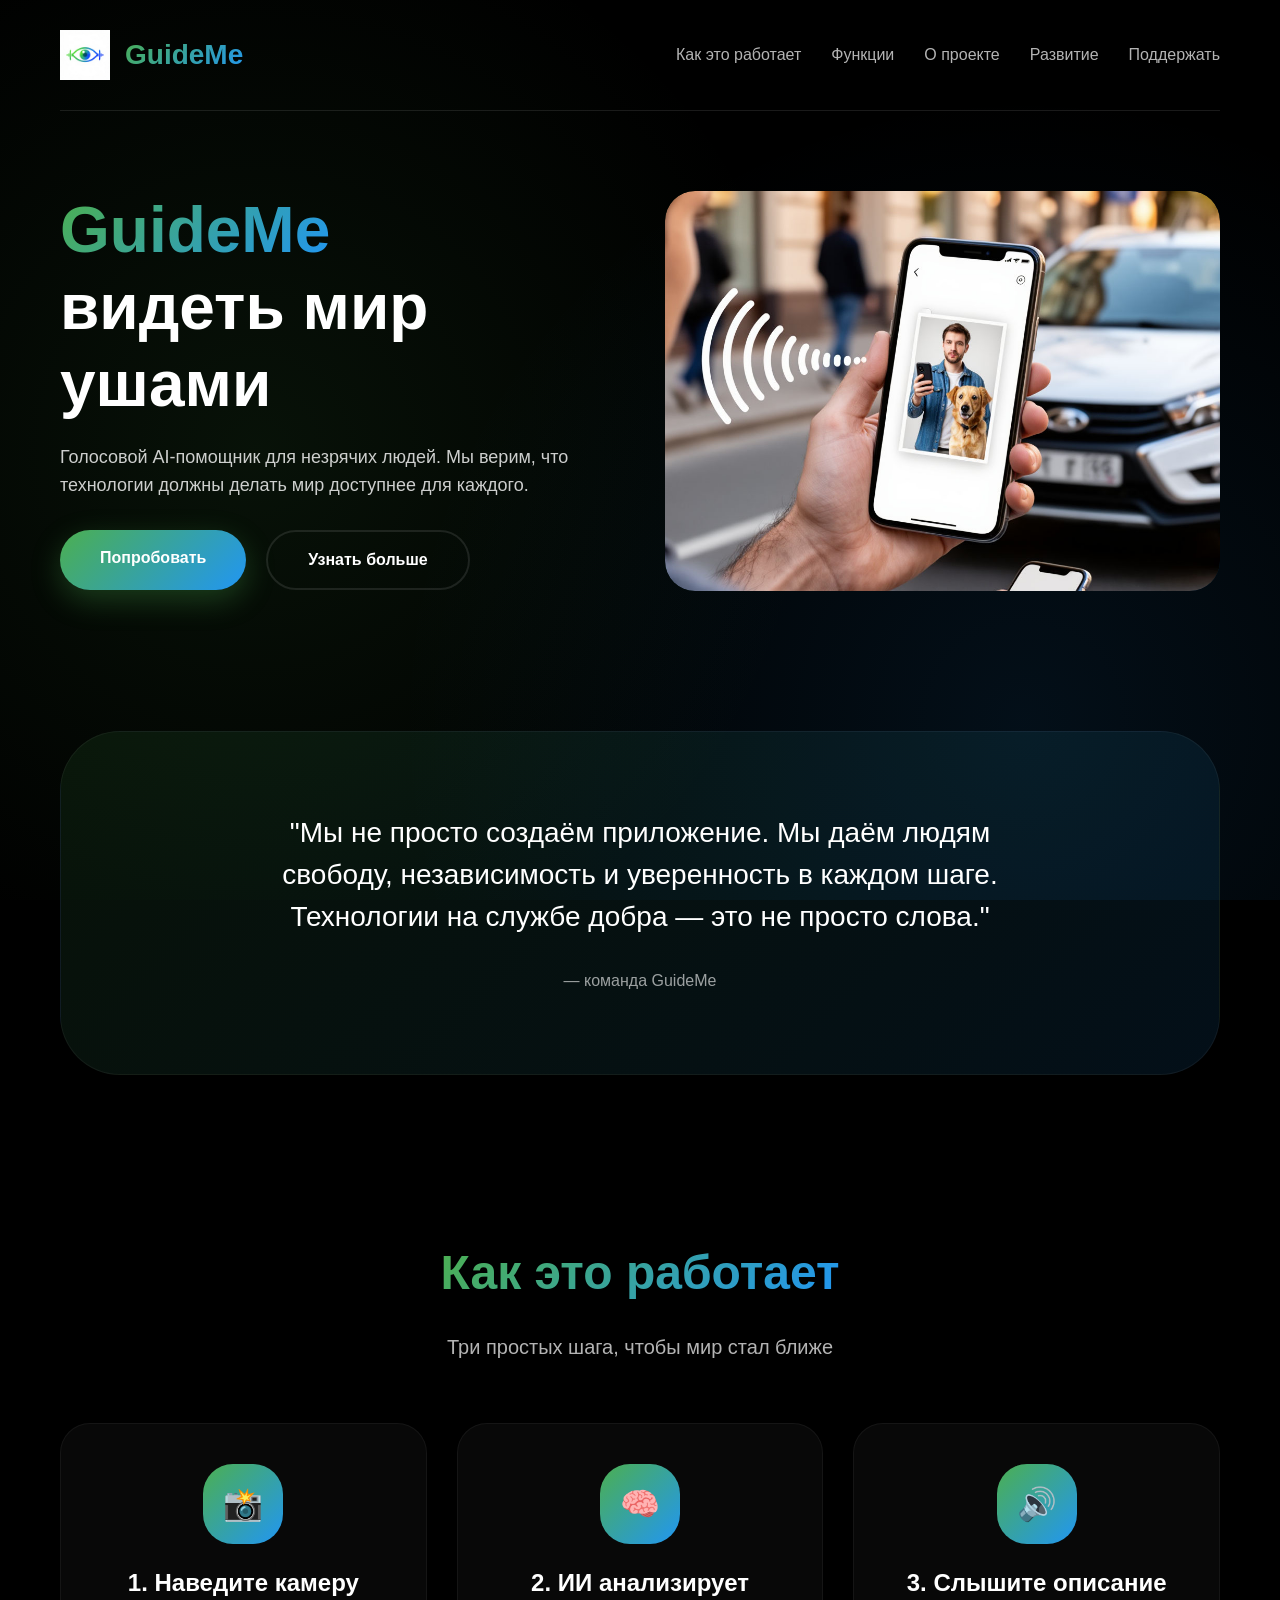
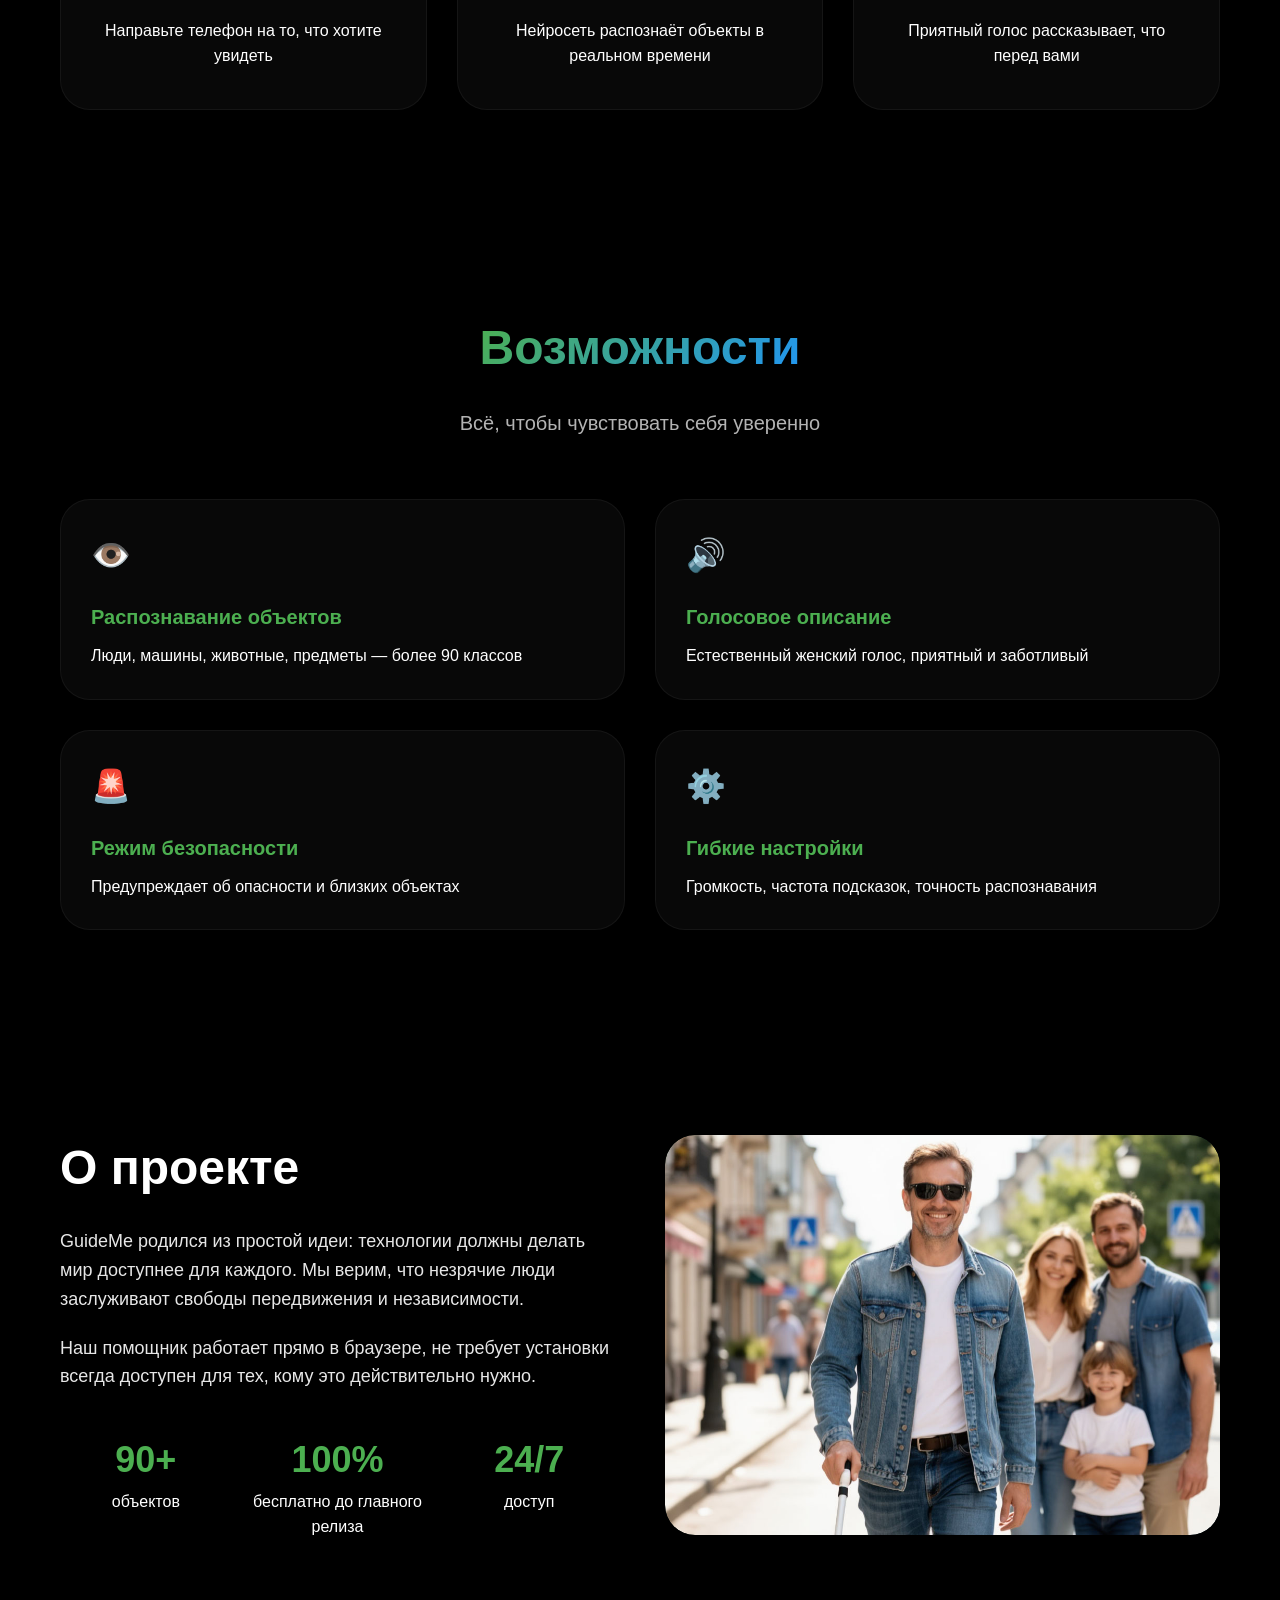
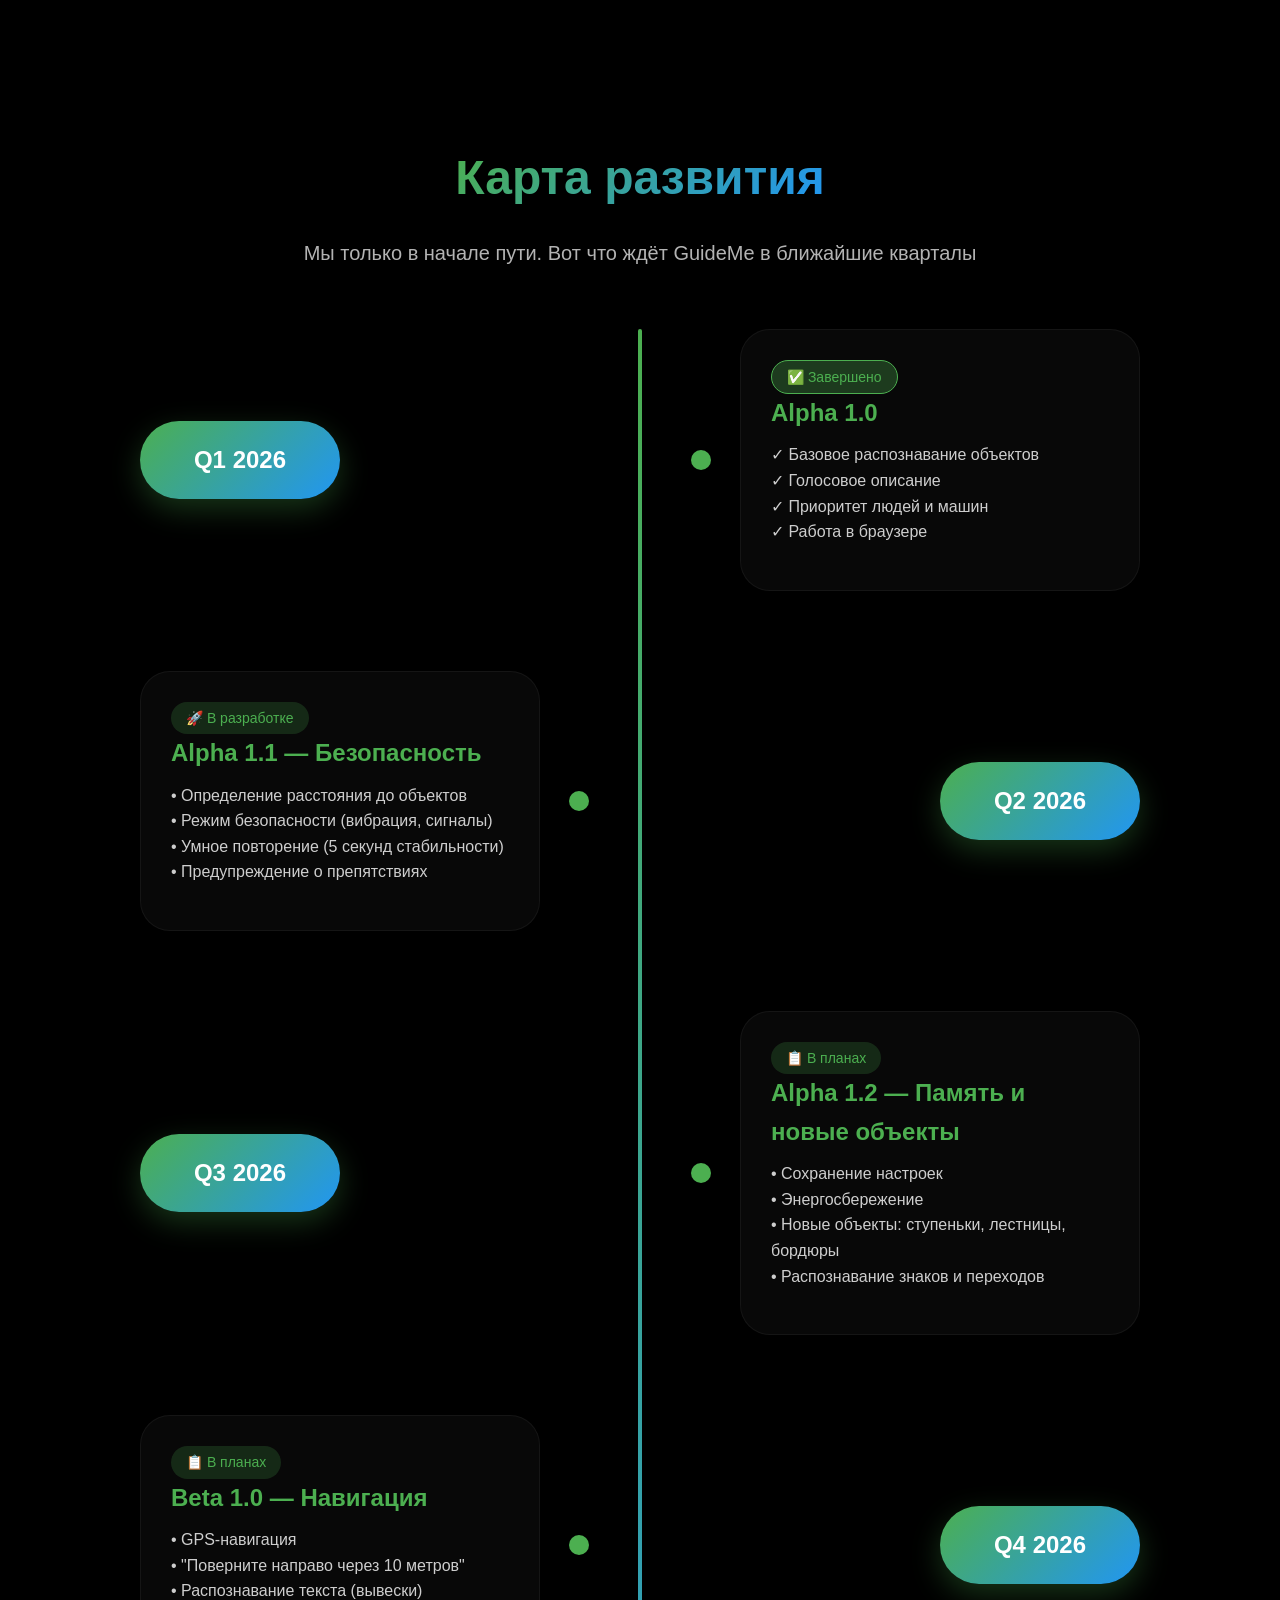
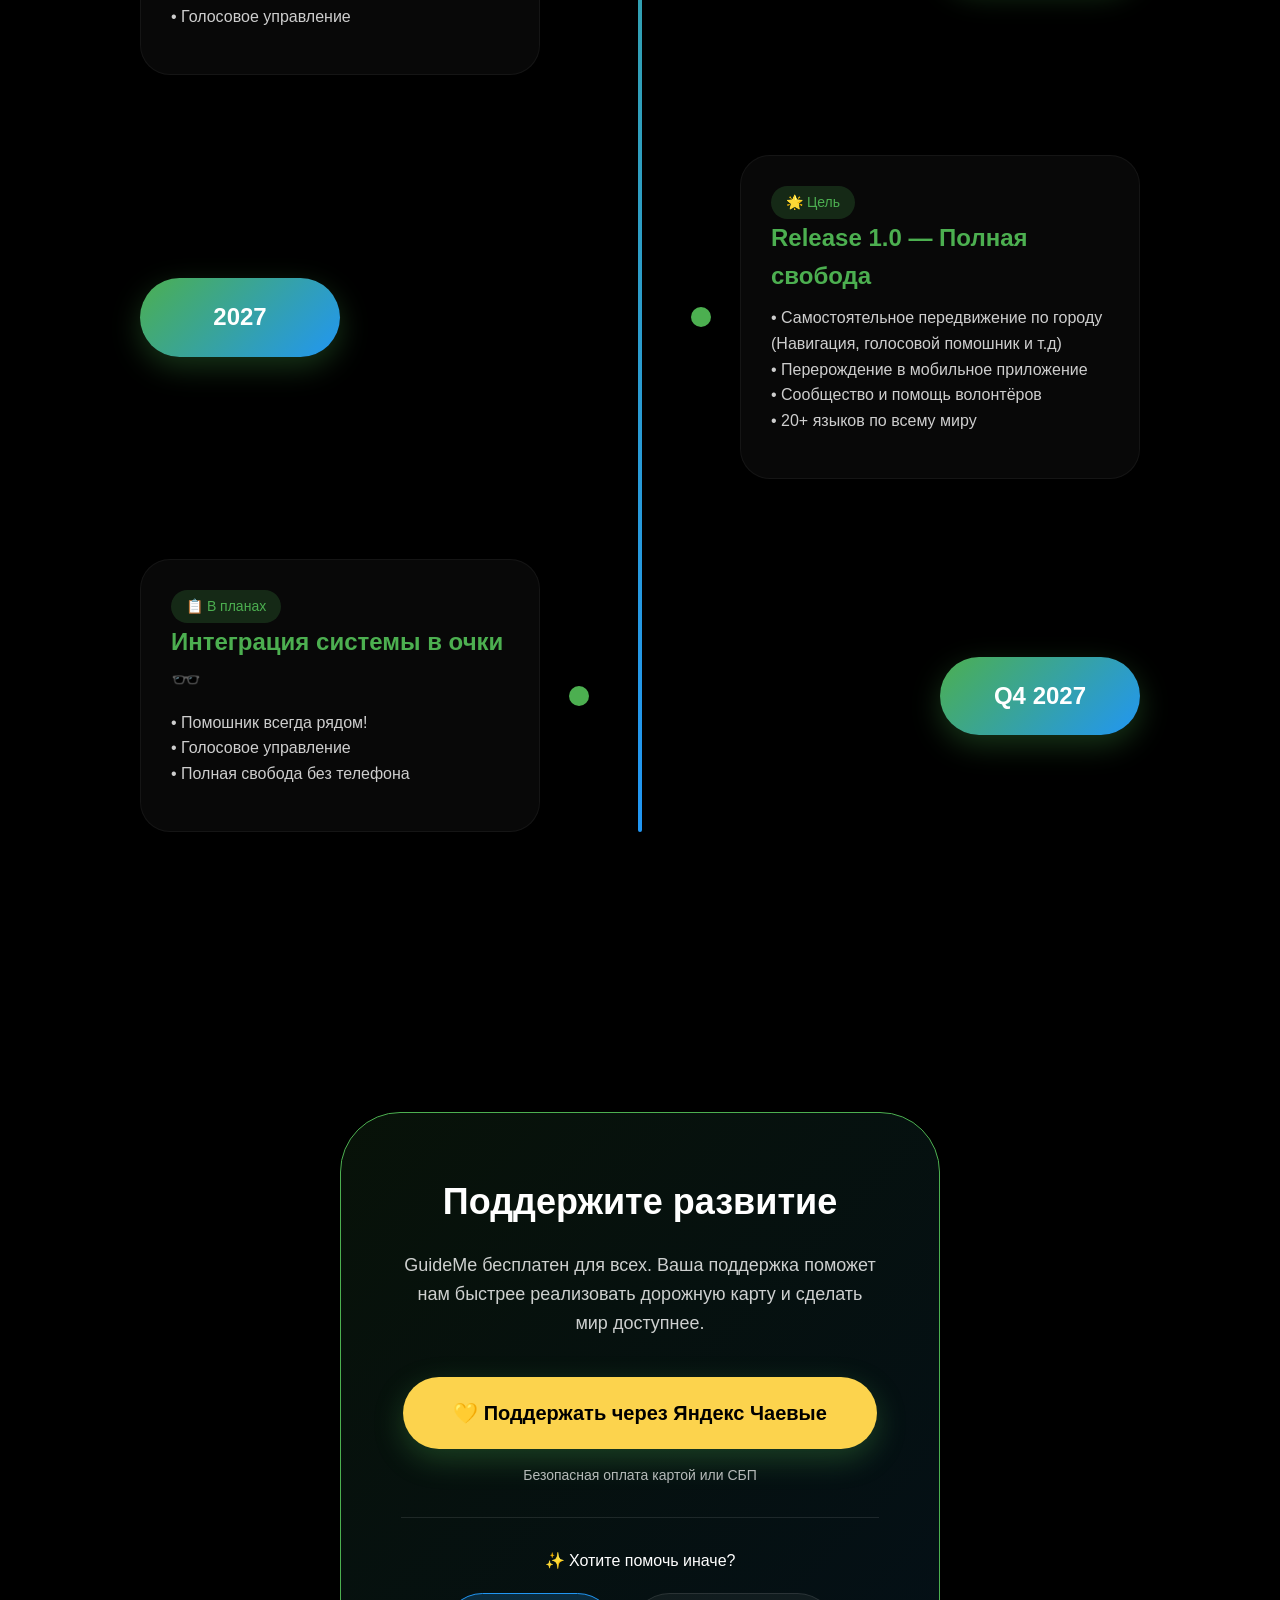
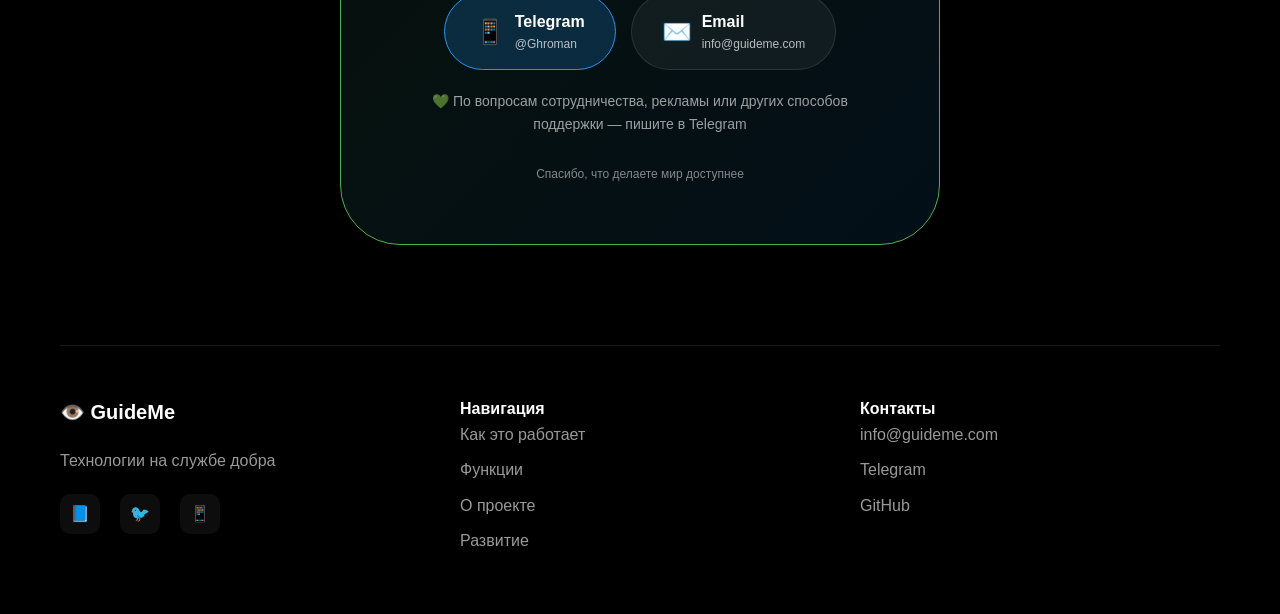
<file: lending.html>
<!DOCTYPE html>
<html lang="ru">
<head>
    <meta charset="UTF-8">
    <meta name="viewport" content="width=device-width, initial-scale=1.0">
    <title>GuideMe — видеть мир ушами</title>
    <style>
        * {
            margin: 0;
            padding: 0;
            box-sizing: border-box;
        }

        body {
            font-family: -apple-system, BlinkMacSystemFont, 'Segoe UI', Roboto, sans-serif;
            background: #000;
            color: #fff;
            line-height: 1.6;
            overflow-x: hidden;
        }

        body::before {
            content: '';
            position: fixed;
            top: 0;
            left: 0;
            width: 100%;
            height: 100%;
            background: radial-gradient(circle at 20% 50%, rgba(76, 175, 80, 0.1) 0%, transparent 50%),
                        radial-gradient(circle at 80% 80%, rgba(33, 150, 243, 0.1) 0%, transparent 50%);
            z-index: -1;
        }

        .container {
            max-width: 1200px;
            margin: 0 auto;
            padding: 0 20px;
        }

        .header {
            padding: 30px 0;
            display: flex;
            justify-content: space-between;
            align-items: center;
            flex-wrap: wrap;
            gap: 20px;
            border-bottom: 1px solid rgba(255, 255, 255, 0.1);
        }

        .logo {
            display: flex;
            align-items: center;
            gap: 15px;
        }

        .logo-icon {
            width: 50px;
            height: 50px;
            background: linear-gradient(135deg, #4CAF50, #2196F3);
            border-radius: 15px;
            display: flex;
            align-items: center;
            justify-content: center;
            font-size: 24px;
        }

        .logo-text {
            font-size: 28px;
            font-weight: bold;
            background: linear-gradient(135deg, #4CAF50, #2196F3);
            -webkit-background-clip: text;
            -webkit-text-fill-color: transparent;
        }

        .nav {
            display: flex;
            gap: 30px;
        }

        .nav a {
            color: #fff;
            text-decoration: none;
            opacity: 0.7;
            transition: 0.3s;
        }

        .nav a:hover {
            opacity: 1;
        }

        .hero {
            padding: 80px 0;
            display: grid;
            grid-template-columns: 1fr 1fr;
            gap: 50px;
            align-items: center;
        }

        .hero-title {
            font-size: 64px;
            line-height: 1.2;
            margin-bottom: 20px;
        }

        .gradient-text {
            background: linear-gradient(135deg, #4CAF50, #2196F3);
            -webkit-background-clip: text;
            -webkit-text-fill-color: transparent;
        }

        .hero-description {
            font-size: 18px;
            opacity: 0.8;
            margin-bottom: 30px;
        }

        .hero-buttons {
            display: flex;
            gap: 20px;
            flex-wrap: wrap;
        }

        .btn {
            padding: 15px 40px;
            border-radius: 50px;
            text-decoration: none;
            font-weight: 600;
            transition: 0.3s;
            display: inline-block;
        }

        .btn-primary {
            background: linear-gradient(135deg, #4CAF50, #2196F3);
            color: #fff;
            box-shadow: 0 10px 30px rgba(76, 175, 80, 0.3);
        }

        .btn-primary:hover {
            transform: translateY(-3px);
            box-shadow: 0 20px 40px rgba(76, 175, 80, 0.4);
        }

        .btn-outline {
            border: 2px solid rgba(255, 255, 255, 0.1);
            color: #fff;
        }

        .btn-outline:hover {
            border-color: #4CAF50;
        }

        /* Стили для изображений */
        .hero-image {
            width: 100%;
            height: 400px;
            background: linear-gradient(135deg, rgba(76, 175, 80, 0.1), rgba(33, 150, 243, 0.1));
            border-radius: 30px;
            display: flex;
            align-items: center;
            justify-content: center;
            position: relative;
            overflow: hidden;
        }

        .hero-image img {
            width: 100%;
            height: 100%;
            object-fit: cover;
            border-radius: 30px;
        }

        .about-image {
            width: 100%;
            height: 400px;
            background: linear-gradient(135deg, rgba(76, 175, 80, 0.1), rgba(33, 150, 243, 0.1));
            border-radius: 30px;
            display: flex;
            align-items: center;
            justify-content: center;
            overflow: hidden;
        }

        .about-image img {
            width: 100%;
            height: 100%;
            object-fit: cover;
            border-radius: 30px;
        }

        .placeholder-text {
            text-align: center;
            padding: 20px;
            color: rgba(255, 255, 255, 0.5);
            font-size: 18px;
        }

        .how-it-works {
            padding: 100px 0;
        }

        .section-title {
            font-size: 48px;
            text-align: center;
            margin-bottom: 20px;
        }

        .section-subtitle {
            text-align: center;
            font-size: 20px;
            opacity: 0.7;
            max-width: 700px;
            margin: 0 auto 60px;
        }

        .steps {
            display: grid;
            grid-template-columns: repeat(3, 1fr);
            gap: 30px;
        }

        .step {
            text-align: center;
            padding: 40px 30px;
            background: rgba(255, 255, 255, 0.03);
            border-radius: 30px;
            border: 1px solid rgba(255, 255, 255, 0.05);
            transition: 0.3s;
        }

        .step:hover {
            transform: translateY(-10px);
            background: rgba(255, 255, 255, 0.05);
            border-color: #4CAF50;
        }

        .step-icon {
            width: 80px;
            height: 80px;
            background: linear-gradient(135deg, #4CAF50, #2196F3);
            border-radius: 30px;
            display: flex;
            align-items: center;
            justify-content: center;
            font-size: 32px;
            margin: 0 auto 20px;
        }

        .step-title {
            font-size: 24px;
            margin-bottom: 15px;
        }

        .mission {
            padding: 80px;
            background: linear-gradient(135deg, rgba(76, 175, 80, 0.1), rgba(33, 150, 243, 0.1));
            border-radius: 60px;
            margin: 60px 0;
            text-align: center;
            border: 1px solid rgba(255, 255, 255, 0.05);
        }

        .mission-text {
            font-size: 28px;
            font-weight: 300;
            max-width: 800px;
            margin: 0 auto;
            line-height: 1.5;
        }

        .mission-author {
            margin-top: 30px;
            opacity: 0.6;
        }

        .features {
            padding: 100px 0;
        }

        .features-grid {
            display: grid;
            grid-template-columns: repeat(2, 1fr);
            gap: 30px;
        }

        .feature {
            padding: 30px;
            background: rgba(255, 255, 255, 0.03);
            border-radius: 30px;
            border: 1px solid rgba(255, 255, 255, 0.05);
            transition: 0.3s;
        }

        .feature:hover {
            border-color: #2196F3;
        }

        .feature-icon {
            font-size: 32px;
            margin-bottom: 20px;
        }

        .feature-title {
            font-size: 20px;
            margin-bottom: 10px;
            color: #4CAF50;
        }

        .about {
            padding: 100px 0;
        }

        .about-content {
            display: grid;
            grid-template-columns: 1fr 1fr;
            gap: 50px;
            align-items: center;
        }

        .about-text {
            font-size: 18px;
            opacity: 0.9;
        }

        .stats {
            display: grid;
            grid-template-columns: repeat(3, 1fr);
            gap: 20px;
            margin-top: 40px;
        }

        .stat {
            text-align: center;
        }

        .stat-number {
            font-size: 36px;
            font-weight: bold;
            color: #4CAF50;
        }

        /* Дорожная карта */
        .roadmap {
            padding: 100px 0;
        }

        .timeline {
            position: relative;
            max-width: 1000px;
            margin: 60px auto 0;
        }

        .timeline::before {
            content: '';
            position: absolute;
            left: 50%;
            transform: translateX(-50%);
            width: 4px;
            height: 100%;
            background: linear-gradient(180deg, #4CAF50, #2196F3);
            border-radius: 2px;
        }

        .timeline-item {
            display: flex;
            justify-content: space-between;
            align-items: center;
            margin-bottom: 80px;
            position: relative;
        }

        .timeline-item:nth-child(even) {
            flex-direction: row-reverse;
        }

        .timeline-date {
            width: 200px;
            padding: 20px;
            background: linear-gradient(135deg, #4CAF50, #2196F3);
            border-radius: 50px;
            text-align: center;
            font-size: 24px;
            font-weight: bold;
            box-shadow: 0 10px 30px rgba(76, 175, 80, 0.3);
        }

        .timeline-content {
            width: 400px;
            padding: 30px;
            background: rgba(255, 255, 255, 0.03);
            border-radius: 30px;
            border: 1px solid rgba(255, 255, 255, 0.05);
            position: relative;
        }

        .timeline-content::before {
            content: '';
            position: absolute;
            width: 20px;
            height: 20px;
            background: #4CAF50;
            border-radius: 50%;
            top: 50%;
            transform: translateY(-50%);
        }

        .timeline-item:nth-child(odd) .timeline-content::before {
            left: -50px;
        }

        .timeline-item:nth-child(even) .timeline-content::before {
            right: -50px;
        }

        .timeline-content h3 {
            font-size: 24px;
            margin-bottom: 10px;
            color: #4CAF50;
        }

        .timeline-content p {
            opacity: 0.8;
            margin-bottom: 15px;
        }

        .timeline-badge {
            display: inline-block;
            padding: 5px 15px;
            background: rgba(76, 175, 80, 0.2);
            border-radius: 50px;
            font-size: 14px;
            color: #4CAF50;
        }

        .timeline-badge.completed {
            background: rgba(76, 175, 80, 0.3);
            color: #4CAF50;
            border: 1px solid #4CAF50;
        }

        .donate {
            padding: 100px 0;
            text-align: center;
        }

        .donate-card {
            max-width: 600px;
            margin: 0 auto;
            padding: 60px;
            background: linear-gradient(135deg, rgba(76, 175, 80, 0.1), rgba(33, 150, 243, 0.1));
            border-radius: 60px;
            border: 1px solid #4CAF50;
        }

        .donate-title {
            font-size: 36px;
            margin-bottom: 20px;
        }

        .donate-description {
            font-size: 18px;
            opacity: 0.8;
            margin-bottom: 40px;
        }

        .donate-amounts {
            display: grid;
            grid-template-columns: repeat(3, 1fr);
            gap: 20px;
            margin-bottom: 30px;
        }

        .amount {
            padding: 15px;
            background: rgba(255, 255, 255, 0.05);
            border-radius: 30px;
            border: 1px solid rgba(255, 255, 255, 0.1);
            cursor: pointer;
            transition: 0.3s;
            font-size: 20px;
            font-weight: bold;
        }

        .amount:hover {
            border-color: #4CAF50;
            transform: scale(1.05);
        }

        .btn-donate {
            background: #4CAF50;
            color: #fff;
            padding: 20px 60px;
            font-size: 20px;
            border: none;
            border-radius: 50px;
            cursor: pointer;
            transition: 0.3s;
            box-shadow: 0 10px 30px rgba(76, 175, 80, 0.3);
        }

        .btn-donate:hover {
            background: #45a049;
            transform: translateY(-3px);
            box-shadow: 0 20px 40px rgba(76, 175, 80, 0.4);
        }

        .footer {
            padding: 50px 0;
            border-top: 1px solid rgba(255, 255, 255, 0.1);
            display: grid;
            grid-template-columns: repeat(3, 1fr);
            gap: 40px;
        }

        .footer-logo {
            font-size: 20px;
            font-weight: bold;
            margin-bottom: 20px;
        }

        .footer-links {
            list-style: none;
        }

        .footer-links li {
            margin-bottom: 10px;
        }

        .footer-links a {
            color: #fff;
            text-decoration: none;
            opacity: 0.6;
            transition: 0.3s;
        }

        .footer-links a:hover {
            opacity: 1;
        }

        .social-links {
            display: flex;
            gap: 20px;
            margin-top: 20px;
        }

        .social-link {
            width: 40px;
            height: 40px;
            background: rgba(255, 255, 255, 0.05);
            border-radius: 10px;
            display: flex;
            align-items: center;
            justify-content: center;
            text-decoration: none;
            color: #fff;
            transition: 0.3s;
        }

        .social-link:hover {
            background: #4CAF50;
        }

        @media (max-width: 768px) {
            .hero {
                grid-template-columns: 1fr;
            }
            
            .hero-title {
                font-size: 48px;
            }
            
            .steps, .features-grid {
                grid-template-columns: 1fr;
            }
            
            .about-content {
                grid-template-columns: 1fr;
            }
            
            .footer {
                grid-template-columns: 1fr;
            }
            
            .mission-text {
                font-size: 22px;
            }

            .timeline::before {
                left: 30px;
            }

            .timeline-item {
                flex-direction: column !important;
                align-items: flex-start;
                margin-left: 60px;
            }

            .timeline-date {
                width: 150px;
                font-size: 18px;
                margin-bottom: 20px;
            }

            .timeline-content {
                width: 100%;
            }

            .timeline-content::before {
                left: -40px !important;
                right: auto !important;
            }
        }
    </style>
</head>
<body>
    <div class="container">
        <header class="header">
<div class="logo">
    <!-- ===== ВСТАВЬТЕ ЛОГОТИП СЮДА ===== -->
    <img src="images/logo.png" alt="GuideMe Logo" style="height: 50px; width: auto;" onerror="this.style.display='none'; this.nextElementSibling.style.display='flex';">
    <div class="logo-icon" style="display: none;">👁️🔊</div>
    <span class="logo-text">GuideMe</span>
</div>
            <nav class="nav">
                <a href="#how-it-works">Как это работает</a>
                <a href="#features">Функции</a>
                <a href="#about">О проекте</a>
                <a href="#roadmap">Развитие</a>
                <a href="#donate">Поддержать</a>
            </nav>
        </header>

        <section class="hero">
            <div>
                <h1 class="hero-title">
                    <span class="gradient-text">GuideMe</span><br>
                    видеть мир<br>ушами
                </h1>
                <p class="hero-description">
                    Голосовой AI-помощник для незрячих людей. 
                    Мы верим, что технологии должны делать мир доступнее для каждого.
                </p>
                <div class="hero-buttons">
                    <a href="https://eqvezen.github.io/GuideMe/" class="btn btn-primary">Попробовать</a>
                    <a href="#about" class="btn btn-outline">Узнать больше</a>
                </div>
            </div>
            <div class="hero-image">
                <!-- ===== МЕСТО ДЛЯ ФОТО 1: Телефон с камерой и рамками ===== -->
                <!-- Положите файл в images/hero-photo.jpg -->
                <img src="images/hero-photo.jpg" alt="GuideMe в действии" onerror="this.style.display='none'; this.nextElementSibling.style.display='flex';">
                <div class="placeholder-text" style="display: none; flex-direction: column;">
                    <span style="font-size: 48px; margin-bottom: 10px;">📸</span>
                    <span>Вставьте фото телефона с распознаванием</span>
                    <small style="font-size: 14px; margin-top: 10px;">images/hero-photo.jpg</small>
                </div>
            </div>
        </section>

        <div class="mission">
            <div class="mission-text">
                "Мы не просто создаём приложение. Мы даём людям свободу, независимость и уверенность в каждом шаге. Технологии на службе добра — это не просто слова."
            </div>
            <div class="mission-author">— команда GuideMe</div>
        </div>

        <section id="how-it-works" class="how-it-works">
            <h2 class="section-title"><span class="gradient-text">Как это работает</span></h2>
            <div class="section-subtitle">
                Три простых шага, чтобы мир стал ближе
            </div>
            <div class="steps">
                <div class="step">
                    <div class="step-icon">📸</div>
                    <h3 class="step-title">1. Наведите камеру</h3>
                    <p>Направьте телефон на то, что хотите увидеть</p>
                </div>
                <div class="step">
                    <div class="step-icon">🧠</div>
                    <h3 class="step-title">2. ИИ анализирует</h3>
                    <p>Нейросеть распознаёт объекты в реальном времени</p>
                </div>
                <div class="step">
                    <div class="step-icon">🔊</div>
                    <h3 class="step-title">3. Слышите описание</h3>
                    <p>Приятный голос рассказывает, что перед вами</p>
                </div>
            </div>
        </section>

        <section id="features" class="features">
            <h2 class="section-title"><span class="gradient-text">Возможности</span></h2>
            <div class="section-subtitle">
                Всё, чтобы чувствовать себя уверенно
            </div>
            <div class="features-grid">
                <div class="feature">
                    <div class="feature-icon">👁️</div>
                    <h3 class="feature-title">Распознавание объектов</h3>
                    <p>Люди, машины, животные, предметы — более 90 классов</p>
                </div>
                <div class="feature">
                    <div class="feature-icon">🔊</div>
                    <h3 class="feature-title">Голосовое описание</h3>
                    <p>Естественный женский голос, приятный и заботливый</p>
                </div>
                <div class="feature">
                    <div class="feature-icon">🚨</div>
                    <h3 class="feature-title">Режим безопасности</h3>
                    <p>Предупреждает об опасности и близких объектах</p>
                </div>
                <div class="feature">
                    <div class="feature-icon">⚙️</div>
                    <h3 class="feature-title">Гибкие настройки</h3>
                    <p>Громкость, частота подсказок, точность распознавания</p>
                </div>
            </div>
        </section>

        <section id="about" class="about">
            <div class="about-content">
                <div>
                    <h2 class="section-title" style="text-align: left;">О проекте</h2>
                    <p class="about-text">
                        GuideMe родился из простой идеи: технологии должны делать 
                        мир доступнее для каждого. Мы верим, что незрячие люди 
                        заслуживают свободы передвижения и независимости.
                    </p>
                    <p class="about-text" style="margin-top: 20px;">
                        Наш помощник работает прямо в браузере, не требует установки 
                        всегда доступен для тех, кому это действительно нужно.
                    </p>
                    <div class="stats">
                        <div class="stat">
                            <div class="stat-number">90+</div>
                            <div>объектов</div>
                        </div>
                        <div class="stat">
                            <div class="stat-number">100%</div>
                            <div>бесплатно до главного релиза</div>
                        </div>
                        <div class="stat">
                            <div class="stat-number">24/7</div>
                            <div>доступ</div>
                        </div>
                    </div>
                </div>
                <div class="about-image">
                    <!-- ===== МЕСТО ДЛЯ ФОТО 2: Незрячий человек с телефоном ===== -->
                    <!-- Положите файл в images/about-photo.jpg -->
                    <img src="images/about-photo.jpg" alt="Незрячий человек использует GuideMe" onerror="this.style.display='none'; this.nextElementSibling.style.display='flex';">
                    <div class="placeholder-text" style="display: none; flex-direction: column;">
                        <span style="font-size: 48px; margin-bottom: 10px;">👨‍🦯</span>
                        <span>Вставьте фото незрячего человека</span>
                        <small style="font-size: 14px; margin-top: 10px;">images/about-photo.jpg</small>
                    </div>
                </div>
            </div>
        </section>

        <!-- Дорожная карта -->
        <section id="roadmap" class="roadmap">
            <h2 class="section-title"><span class="gradient-text">Карта развития</span></h2>
            <div class="section-subtitle">
                Мы только в начале пути. Вот что ждёт GuideMe в ближайшие кварталы
            </div>

            <div class="timeline">
                <div class="timeline-item">
                    <div class="timeline-date">Q1 2026</div>
                    <div class="timeline-content">
                        <span class="timeline-badge completed">✅ Завершено</span>
                        <h3>Alpha 1.0</h3>
                        <p>✓ Базовое распознавание объектов<br>
                           ✓ Голосовое описание<br>
                           ✓ Приоритет людей и машин<br>
                           ✓ Работа в браузере</p>
                    </div>
                </div>

                <div class="timeline-item">
                    <div class="timeline-date">Q2 2026</div>
                    <div class="timeline-content">
                        <span class="timeline-badge">🚀 В разработке</span>
                        <h3>Alpha 1.1 — Безопасность</h3>
                        <p>• Определение расстояния до объектов<br>
                           • Режим безопасности (вибрация, сигналы)<br>
                           • Умное повторение (5 секунд стабильности)<br>
                           • Предупреждение о препятствиях</p>
                    </div>
                </div>

                <div class="timeline-item">
                    <div class="timeline-date">Q3 2026</div>
                    <div class="timeline-content">
                        <span class="timeline-badge">📋 В планах</span>
                        <h3>Alpha 1.2 — Память и новые объекты</h3>
                        <p>• Сохранение настроек<br>
                           • Энергосбережение<br>
                           • Новые объекты: ступеньки, лестницы, бордюры<br>
                           • Распознавание знаков и переходов</p>
                    </div>
                </div>

                <div class="timeline-item">
                    <div class="timeline-date">Q4 2026</div>
                    <div class="timeline-content">
                        <span class="timeline-badge">📋 В планах</span>
                        <h3>Beta 1.0 — Навигация</h3>
                        <p>• GPS-навигация<br>
                           • "Поверните направо через 10 метров"<br>
                           • Распознавание текста (вывески)<br>
                           • Голосовое управление</p>
                    </div>
                </div>

                <div class="timeline-item">
                    <div class="timeline-date">2027</div>
                    <div class="timeline-content">
                        <span class="timeline-badge">🌟 Цель</span>
                        <h3>Release 1.0 — Полная свобода</h3>
                        <p>• Самостоятельное передвижение по городу (Навигация, голосовой помошник и т.д)<br>
                           • Перерождение в мобильное приложение<br>
                           • Сообщество и помощь волонтёров<br>
                           • 20+ языков по всему миру</p>
                    </div>
                </div>
                
                <div class="timeline-item">
                    <div class="timeline-date">Q4 2027</div>
                    <div class="timeline-content">
                        <span class="timeline-badge">📋 В планах</span>
                        <h3>Интеграция системы в очки 🕶️</h3>
                        <p>• Помошник всегда рядом!<br>
                           • Голосовое управление<br>
                           • Полная свобода без телефона</p>
                    </div>
                </div>
            </div>
        </section>

<section id="donate" class="donate">
    <div class="donate-card">
        <h2 class="donate-title">Поддержите развитие</h2>
        <p class="donate-description">
            GuideMe бесплатен для всех. Ваша поддержка поможет нам 
            быстрее реализовать дорожную карту и сделать мир доступнее.
        </p>
        
        <!-- Яндекс Чаевые (основной способ) -->
        <div style="margin-bottom: 30px;">
            <a href="https://tips.yandex.ru/guest/payment/3588639" target="_blank" class="btn-donate" style="display: inline-block; text-decoration: none; background: #FCD34D; color: #000; padding: 20px 50px; font-size: 20px; border-radius: 50px; font-weight: bold; margin-bottom: 15px;">
                💛 Поддержать через Яндекс Чаевые
            </a>
            <p style="font-size: 14px; opacity: 0.7;">Безопасная оплата картой или СБП</p>
        </div>
        
        <!-- Альтернативные способы -->
        <div style="margin-top: 30px; padding-top: 30px; border-top: 1px solid rgba(255,255,255,0.1);">
            <p style="margin-bottom: 20px; font-size: 16px;">
                ✨ Хотите помочь иначе?
            </p>
            
            <div style="display: flex; gap: 15px; justify-content: center; flex-wrap: wrap;">
                <!-- Telegram контакт -->
                <a href="https://t.me/@Ghroman" target="_blank" style="display: inline-flex; align-items: center; gap: 10px; background: rgba(33, 150, 243, 0.2); padding: 15px 30px; border-radius: 50px; text-decoration: none; color: #fff; border: 1px solid #2196F3; transition: 0.3s;">
                    <span style="font-size: 24px;">📱</span>
                    <div style="text-align: left;">
                        <div style="font-weight: bold;">Telegram</div>
                        <div style="font-size: 12px; opacity: 0.7;">@Ghroman</div>
                    </div>
                </a>
                
                <!-- Email контакт (запасной) -->
                <a href="mailto:info@guideme.com" style="display: inline-flex; align-items: center; gap: 10px; background: rgba(255,255,255,0.05); padding: 15px 30px; border-radius: 50px; text-decoration: none; color: #fff; border: 1px solid rgba(255,255,255,0.1); transition: 0.3s;">
                    <span style="font-size: 24px;">✉️</span>
                    <div style="text-align: left;">
                        <div style="font-weight: bold;">Email</div>
                        <div style="font-size: 12px; opacity: 0.7;">info@guideme.com</div>
                    </div>
                </a>
            </div>
            
            <p style="margin-top: 20px; font-size: 14px; opacity: 0.6;">
                💚 По вопросам сотрудничества, рекламы или других способов поддержки — пишите в Telegram
            </p>
        </div>
        
        <p style="margin-top: 30px; font-size: 12px; opacity: 0.5;">
            Спасибо, что делаете мир доступнее
        </p>
    </div>
</section>

        <footer class="footer">
            <div>
                <div class="footer-logo">👁️ GuideMe</div>
                <p style="opacity: 0.6; margin-bottom: 20px;">
                    Технологии на службе добра
                </p>
                <div class="social-links">
                    <a href="#" class="social-link">📘</a>
                    <a href="#" class="social-link">🐦</a>
                    <a href="#" class="social-link">📱</a>
                </div>
            </div>
            <div>
                <h4>Навигация</h4>
                <ul class="footer-links">
                    <li><a href="#how-it-works">Как это работает</a></li>
                    <li><a href="#features">Функции</a></li>
                    <li><a href="#about">О проекте</a></li>
                    <li><a href="#roadmap">Развитие</a></li>
                </ul>
            </div>
            <div>
                <h4>Контакты</h4>
                <ul class="footer-links">
                    <li><a href="mailto:info@guideme.com">info@guideme.com</a></li>
                    <li><a href="#">Telegram</a></li>
                    <li><a href="#">GitHub</a></li>
                </ul>
            </div>
        </footer>
    </div>

    <script>
        // Автоматически показываем заглушки если фото не загрузились
        document.addEventListener('DOMContentLoaded', function() {
            const images = document.querySelectorAll('img');
            images.forEach(img => {
                img.addEventListener('error', function() {
                    this.style.display = 'none';
                    const placeholder = this.nextElementSibling;
                    if (placeholder && placeholder.classList.contains('placeholder-text')) {
                        placeholder.style.display = 'flex';
                    }
                });
            });
        });
    </script>
</body>
</html>
</file>
